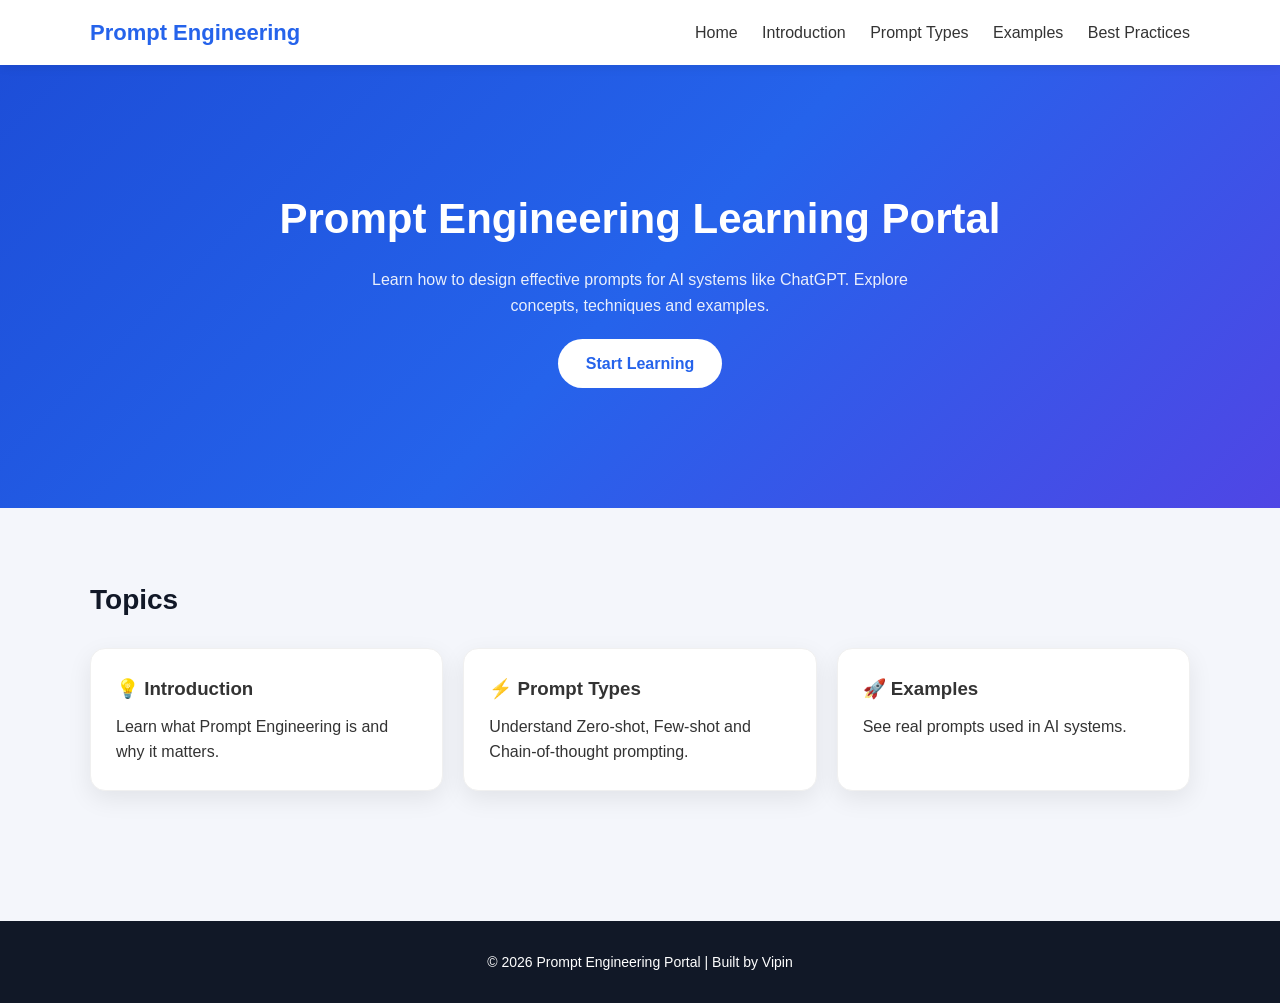
<file: index.html>
<!DOCTYPE html>
<html>

<head>
<title>Prompt Engineering Portal</title>
<link rel="stylesheet" href="style.css">

</head>

<body>

<nav class="navbar">

<div class="container nav-inner">

<div class="logo">Prompt Engineering</div>

<div class="nav-links">
<a href="index.html">Home</a>
<a href="introduction.html">Introduction</a>
<a href="prompt-types.html">Prompt Types</a>
<a href="prompt-examples.html">Examples</a>
<a href="best-practices.html">Best Practices</a>
</div>

</div>

</nav>


<section class="hero">

<div class="container">

<h1 style="color: white;">Prompt Engineering Learning Portal</h1>

<p style="color: white;">
Learn how to design effective prompts for AI systems like ChatGPT.
Explore concepts, techniques and examples.
</p>

<a class="btn" href="introduction.html">Start Learning</a>

</div>

</section>


<section>

<div class="container">

<h2>Topics</h2>

<div class="grid">

<div class="card">
<h3>💡 Introduction</h3>
<p>Learn what Prompt Engineering is and why it matters.</p>
</div>

<div class="card">
<h3>⚡ Prompt Types</h3>
<p>Understand Zero-shot, Few-shot and Chain-of-thought prompting.</p>
</div>

<div class="card">
<h3>🚀 Examples</h3>
<p>See real prompts used in AI systems.</p>
</div>

</div>

</div>

</section>


<footer class="footer">
<p>© 2026 Prompt Engineering Portal | Built by Vipin</p>
</footer>

</body>
</html>
</file>
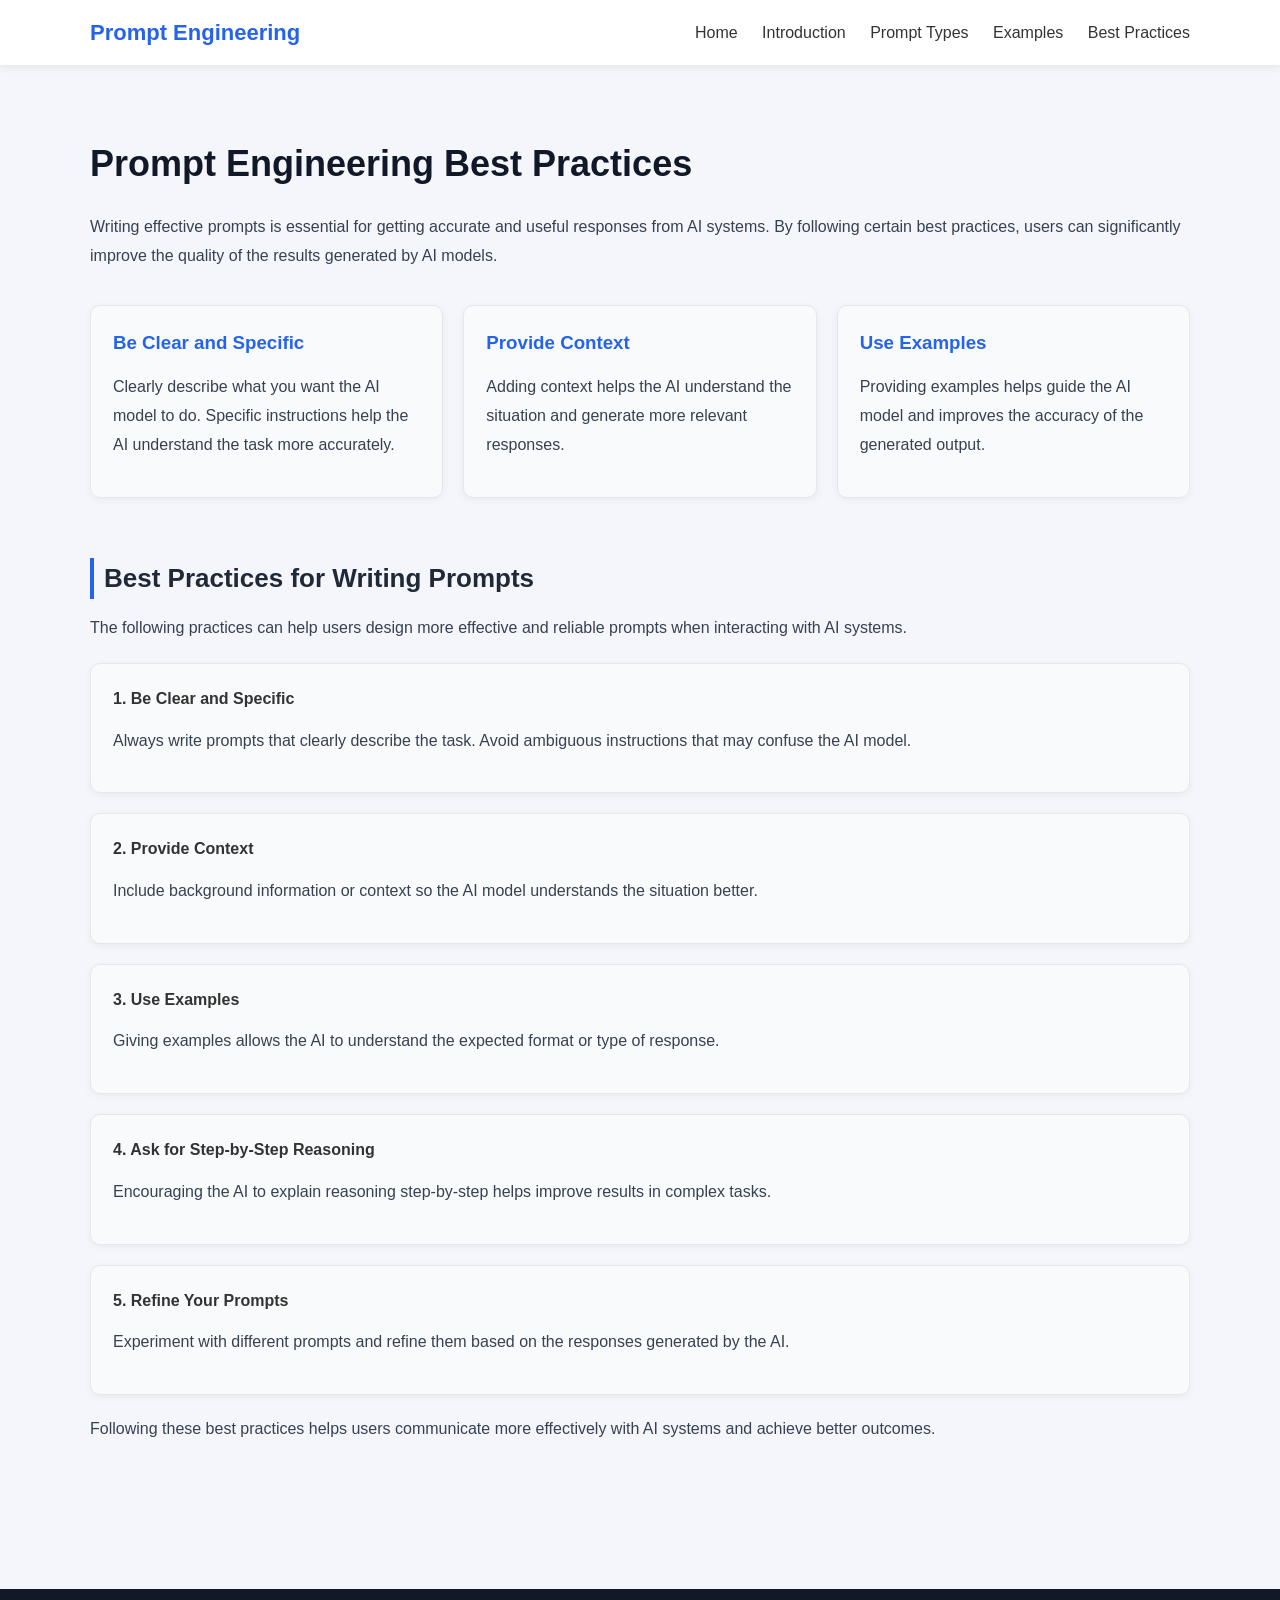
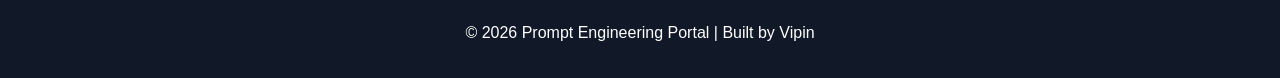
<file: best-practices.html>
<!DOCTYPE html>
<html>

<head>
<title>Best Practices | Prompt Engineering</title>

<link rel="stylesheet" href="style.css">
<link rel="stylesheet" href="introduction.css">

</head>

<body>

<nav class="navbar">

<div class="container nav-inner">

<div class="logo">Prompt Engineering</div>

<div class="nav-links">
<a href="index.html">Home</a>
<a href="introduction.html">Introduction</a>
<a href="prompt-types.html">Prompt Types</a>
<a href="prompt-examples.html">Examples</a>
<a href="best-practices.html">Best Practices</a>
</div>

</div>

</nav>


<section>

<div class="container">

<h1>Prompt Engineering Best Practices</h1>

<p>

Writing effective prompts is essential for getting accurate and
useful responses from AI systems. By following certain best
practices, users can significantly improve the quality of the
results generated by AI models.

</p>


<div class="grid">

<div class="card3">

<h3>Be Clear and Specific</h3>

<p>
Clearly describe what you want the AI model to do. Specific
instructions help the AI understand the task more accurately.
</p>

</div>


<div class="card3">

<h3>Provide Context</h3>

<p>
Adding context helps the AI understand the situation and
generate more relevant responses.
</p>

</div>


<div class="card3">

<h3>Use Examples</h3>

<p>
Providing examples helps guide the AI model and improves
the accuracy of the generated output.
</p>

</div>

</div>



<h2>Best Practices for Writing Prompts</h2>

<p>
The following practices can help users design more effective
and reliable prompts when interacting with AI systems.
</p>



<div class="card3">

<strong>1. Be Clear and Specific</strong>

<p>
Always write prompts that clearly describe the task. Avoid
ambiguous instructions that may confuse the AI model.
</p>

</div>



<div class="card3">

<strong>2. Provide Context</strong>

<p>
Include background information or context so the AI model
understands the situation better.
</p>

</div>



<div class="card3">

<strong>3. Use Examples</strong>

<p>
Giving examples allows the AI to understand the expected
format or type of response.
</p>

</div>



<div class="card3">

<strong>4. Ask for Step-by-Step Reasoning</strong>

<p>
Encouraging the AI to explain reasoning step-by-step helps
improve results in complex tasks.
</p>

</div>



<div class="card3">

<strong>5. Refine Your Prompts</strong>

<p>
Experiment with different prompts and refine them based
on the responses generated by the AI.
</p>

</div>


<p>

Following these best practices helps users communicate more
effectively with AI systems and achieve better outcomes.

</p>


</div>

</section>


<footer class="footer">

<p>© 2026 Prompt Engineering Portal | Built by Vipin</p>

</footer>

</body>

</html>
</file>
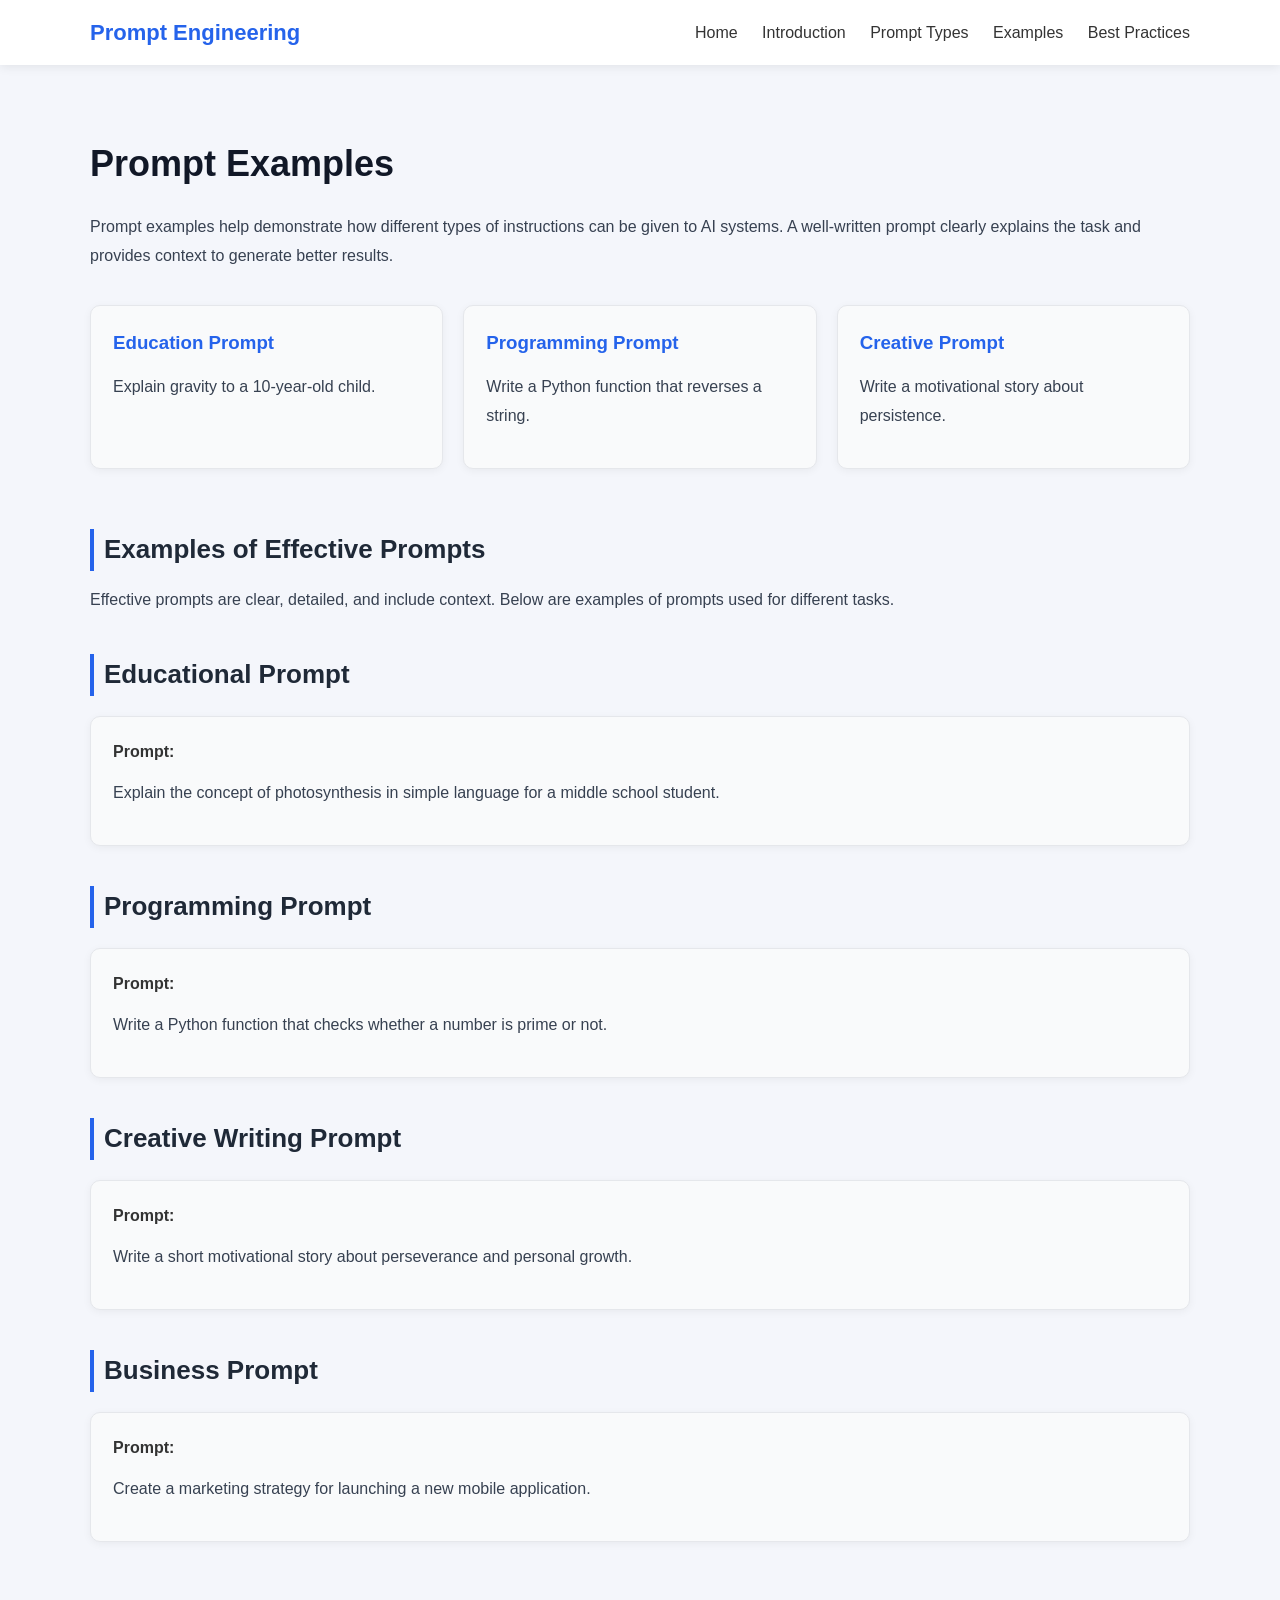
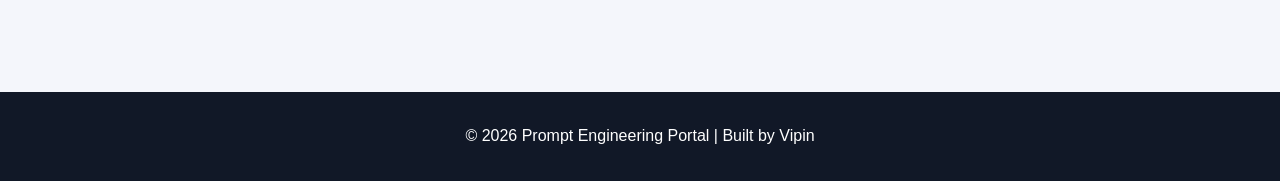
<file: prompt-examples.html>
<!DOCTYPE html>
<html>

<head>
<title>Prompt Examples | Prompt Engineering</title>

<link rel="stylesheet" href="style.css">
<link rel="stylesheet" href="introduction.css">

</head>

<body>

<nav class="navbar">

<div class="container nav-inner">

<div class="logo">Prompt Engineering</div>

<div class="nav-links">
<a href="index.html">Home</a>
<a href="introduction.html">Introduction</a>
<a href="prompt-types.html">Prompt Types</a>
<a href="prompt-examples.html">Examples</a>
<a href="best-practices.html">Best Practices</a>
</div>

</div>

</nav>


<section>

<div class="container">

<h1>Prompt Examples</h1>

<p>
Prompt examples help demonstrate how different types of instructions
can be given to AI systems. A well-written prompt clearly explains
the task and provides context to generate better results.
</p>


<div class="grid">

<div class="card3">

<h3>Education Prompt</h3>

<p>
Explain gravity to a 10-year-old child.
</p>

</div>


<div class="card3">

<h3>Programming Prompt</h3>

<p>
Write a Python function that reverses a string.
</p>

</div>


<div class="card3">

<h3>Creative Prompt</h3>

<p>
Write a motivational story about persistence.
</p>

</div>

</div>



<h2>Examples of Effective Prompts</h2>

<p>
Effective prompts are clear, detailed, and include context.
Below are examples of prompts used for different tasks.
</p>



<h2>Educational Prompt</h2>

<div class="card3">

<strong>Prompt:</strong>

<p>
Explain the concept of photosynthesis in simple language
for a middle school student.
</p>

</div>



<h2>Programming Prompt</h2>

<div class="card3">

<strong>Prompt:</strong>

<p>
Write a Python function that checks whether a number
is prime or not.
</p>

</div>



<h2>Creative Writing Prompt</h2>

<div class="card3">

<strong>Prompt:</strong>

<p>
Write a short motivational story about perseverance
and personal growth.
</p>

</div>



<h2>Business Prompt</h2>

<div class="card3">

<strong>Prompt:</strong>

<p>
Create a marketing strategy for launching a new
mobile application.
</p>

</div>


</div>

</section>


<footer class="footer">

<p>© 2026 Prompt Engineering Portal | Built by Vipin</p>

</footer>

</body>


</html>
</file>
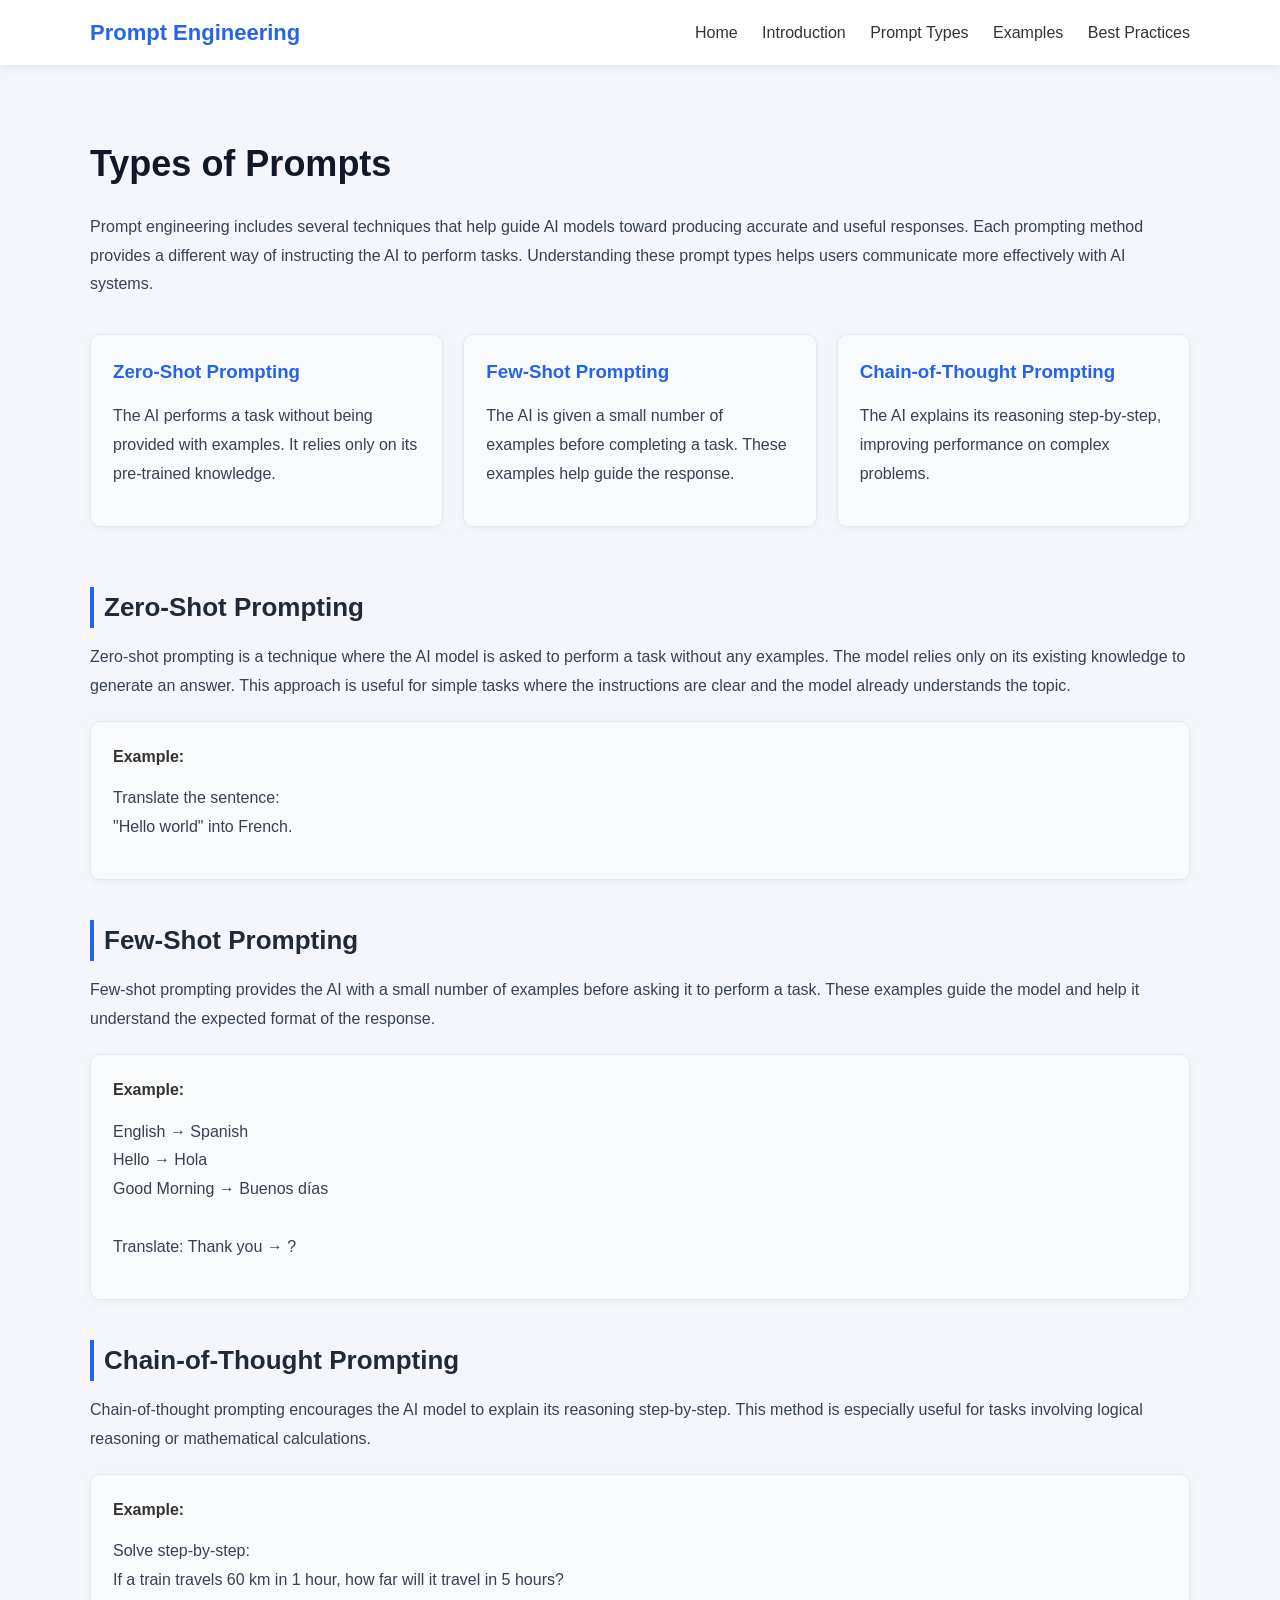
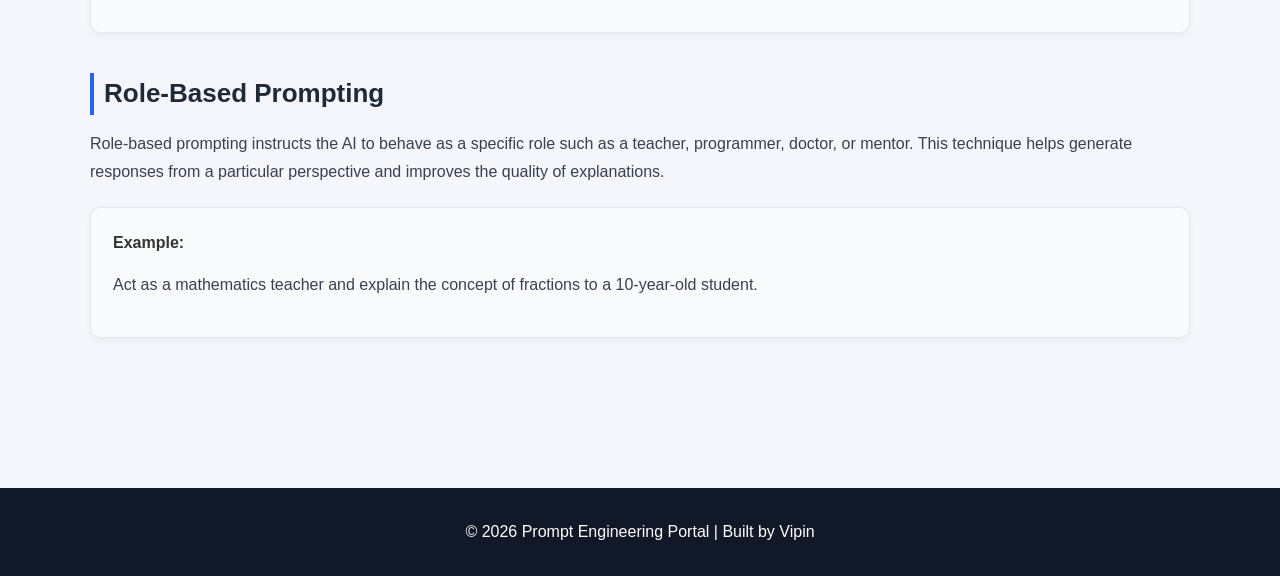
<file: prompt-types.html>
<!DOCTYPE html>
<html>

<head>
<title>Prompt Types | Prompt Engineering</title>

<link rel="stylesheet" href="style.css">
<link rel="stylesheet" href="introduction.css">

</head>

<body>

<nav class="navbar">

<div class="container nav-inner">

<div class="logo">Prompt Engineering</div>

<div class="nav-links">
<a href="index.html">Home</a>
<a href="introduction.html">Introduction</a>
<a href="prompt-types.html">Prompt Types</a>
<a href="prompt-examples.html">Examples</a>
<a href="best-practices.html">Best Practices</a>
</div>

</div>

</nav>


<section>

<div class="container">

<h1>Types of Prompts</h1>

<p>

Prompt engineering includes several techniques that help guide AI models
toward producing accurate and useful responses. Each prompting method
provides a different way of instructing the AI to perform tasks.

Understanding these prompt types helps users communicate more effectively
with AI systems.

</p>


<div class="grid">

<div class="card3">

<h3>Zero-Shot Prompting</h3>

<p>
The AI performs a task without being provided with examples.
It relies only on its pre-trained knowledge.
</p>

</div>


<div class="card3">

<h3>Few-Shot Prompting</h3>

<p>
The AI is given a small number of examples before completing
a task. These examples help guide the response.
</p>

</div>


<div class="card3">

<h3>Chain-of-Thought Prompting</h3>

<p>
The AI explains its reasoning step-by-step, improving
performance on complex problems.
</p>

</div>

</div>



<h2>Zero-Shot Prompting</h2>

<p>

Zero-shot prompting is a technique where the AI model is asked
to perform a task without any examples. The model relies only on
its existing knowledge to generate an answer.

This approach is useful for simple tasks where the instructions
are clear and the model already understands the topic.

</p>


<div class="card3">

<strong>Example:</strong>

<p>
Translate the sentence: <br>
"Hello world" into French.
</p>

</div>



<h2>Few-Shot Prompting</h2>

<p>

Few-shot prompting provides the AI with a small number of examples
before asking it to perform a task. These examples guide the model
and help it understand the expected format of the response.

</p>


<div class="card3">

<strong>Example:</strong>

<p>

English → Spanish <br>
Hello → Hola <br>
Good Morning → Buenos días <br><br>

Translate: Thank you → ?

</p>

</div>



<h2>Chain-of-Thought Prompting</h2>

<p>

Chain-of-thought prompting encourages the AI model to explain
its reasoning step-by-step. This method is especially useful for
tasks involving logical reasoning or mathematical calculations.

</p>


<div class="card3">

<strong>Example:</strong>

<p>

Solve step-by-step: <br>

If a train travels 60 km in 1 hour,  
how far will it travel in 5 hours?

</p>

</div>



<h2>Role-Based Prompting</h2>

<p>

Role-based prompting instructs the AI to behave as a specific
role such as a teacher, programmer, doctor, or mentor.

This technique helps generate responses from a particular
perspective and improves the quality of explanations.

</p>


<div class="card3">

<strong>Example:</strong>

<p>

Act as a mathematics teacher and explain the concept
of fractions to a 10-year-old student.

</p>

</div>


</div>

</section>

<footer class="footer">
<p>© 2026 Prompt Engineering Portal | Built by Vipin</p>
</footer>


</body>

</html>
</file>
<file: style.css>
* {
    margin: 0;
    padding: 0;
    box-sizing: border-box;
}

body {
    font-family: Arial, sans-serif;
    background: #f4f6fb;
    color: #333;
    line-height: 1.6;
}

.container {
    width: 90%;
    max-width: 1100px;
    margin: auto;
}

section {
    padding: 70px 0;
}


/* Navbar */

.navbar {
    background: white;
    box-shadow: 0 2px 10px rgba(0, 0, 0, 0.08);
    position: sticky;
    top: 0;
    z-index: 100;
}

.nav-inner {
    display: flex;
    justify-content: space-between;
    align-items: center;
    padding: 15px 0;
}

.logo {
    font-size: 22px;
    font-weight: bold;
    color: #2563eb;
}

.nav-links a {
    margin-left: 20px;
    text-decoration: none;
    color: #333;
    font-weight: 500;
    transition: 0.3s;
}

.nav-links a:hover {
    color: #2563eb;
}


/* Hero Section */

.hero {
    background: linear-gradient(135deg, #1d4ed8, #2563eb, #4f46e5);
    color: white;
    text-align: center;
    padding: 120px 0;
}

.hero h1 {
    font-size: 42px;
    margin-bottom: 15px;
}

.hero p {
    max-width: 600px;
    margin: auto;
    opacity: 0.9;
}


/* Button */

.btn {
    background: white;
    color: #2563eb;
    padding: 12px 28px;
    border-radius: 30px;
    text-decoration: none;
    display: inline-block;
    margin-top: 20px;
    font-weight: 600;
    transition: all 0.3s ease;
}

.btn:hover {
    transform: translateY(-3px);
    box-shadow: 0 8px 20px rgba(0, 0, 0, 0.2);
}


/* Topics */

h2 {
    font-size: 28px;
    margin-bottom: 25px;
    color: #111827;
}


/* Grid */

.grid {
    display: grid;
    grid-template-columns: repeat(auto-fit, minmax(250px, 1fr));
    gap: 20px;
}


/* Cards */

.card {
    background: white;
    padding: 25px;
    border-radius: 15px;
    box-shadow: 0 8px 25px rgba(0, 0, 0, 0.08);
    transition: all 0.3s ease;
    border: 1px solid #f0f0f0;
}

.card:hover {
    transform: translateY(-8px);
    box-shadow: 0 18px 40px rgba(0, 0, 0, 0.15);
}

.card h3 {
    margin-bottom: 10px;
}


/* Footer */

.footer{
background:#111827;
color:white;
text-align:center;
padding:30px;
margin-top:60px;
font-size:14px;
width:100%;
}
.footer p{
color:white;
margin:0;
}


/* Responsive */

@media(max-width:768px) {

    .hero h1 {
        font-size: 28px;
    }

    .nav-links {
        display: none;
    }

}

.card2 {
    background: white;
    padding: 25px;
    border-radius: 15px;
    box-shadow: 0 8px 25px rgba(0, 0, 0, 0.08);
    transition: all 0.3s ease;
    border: 1px solid #f0f0f0;
}
</file>
<file: introduction.css>
/* Article Layout */

.article{
max-width:850px;
margin:auto;
}


/* Main Heading */

h1{
font-size:36px;
margin-bottom:20px;
color:#111827;
}


/* Section Headings */

h2{
font-size:26px;
margin-top:40px;
margin-bottom:12px;
color:#1f2937;
border-left:4px solid #2563eb;
padding-left:10px;
}


/* Paragraph Styling */

p{
font-size:16px;
line-height:1.8;
margin:15px 0;
color:#374151;
}


/* Lists */

ul{
margin:15px 0 20px 25px;
}

li{
margin:8px 0;
line-height:1.7;
}


/* Image Styling */

img{
width:100%;
border-radius:10px;
margin:20px 0;
}


/* Example Box */

.card3{
background:#f9fafb;
padding:22px;
border-radius:10px;
margin:20px 0;
border:1px solid #e5e7eb;
box-shadow:0 2px 8px rgba(0,0,0,0.05);
}

.card3 h3{
color:#2563eb;
margin-bottom:10px;
}
</file>
